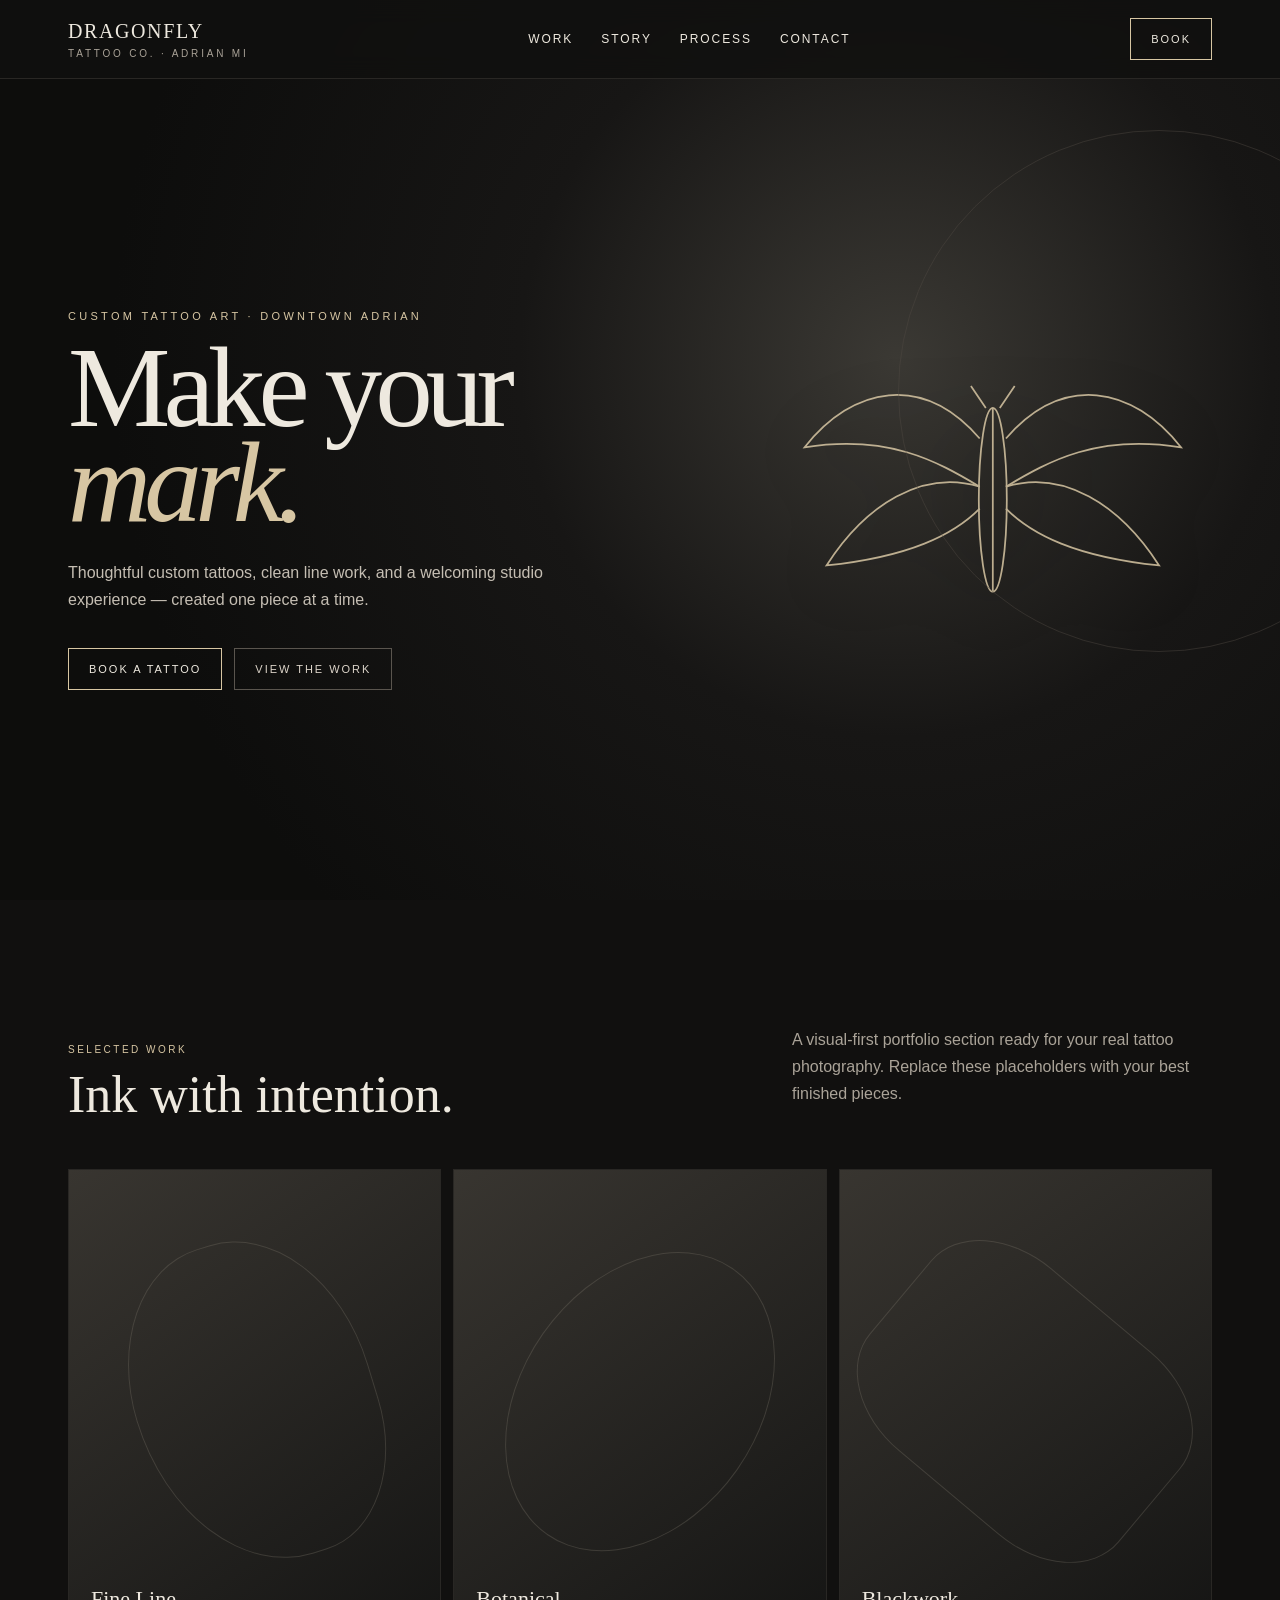
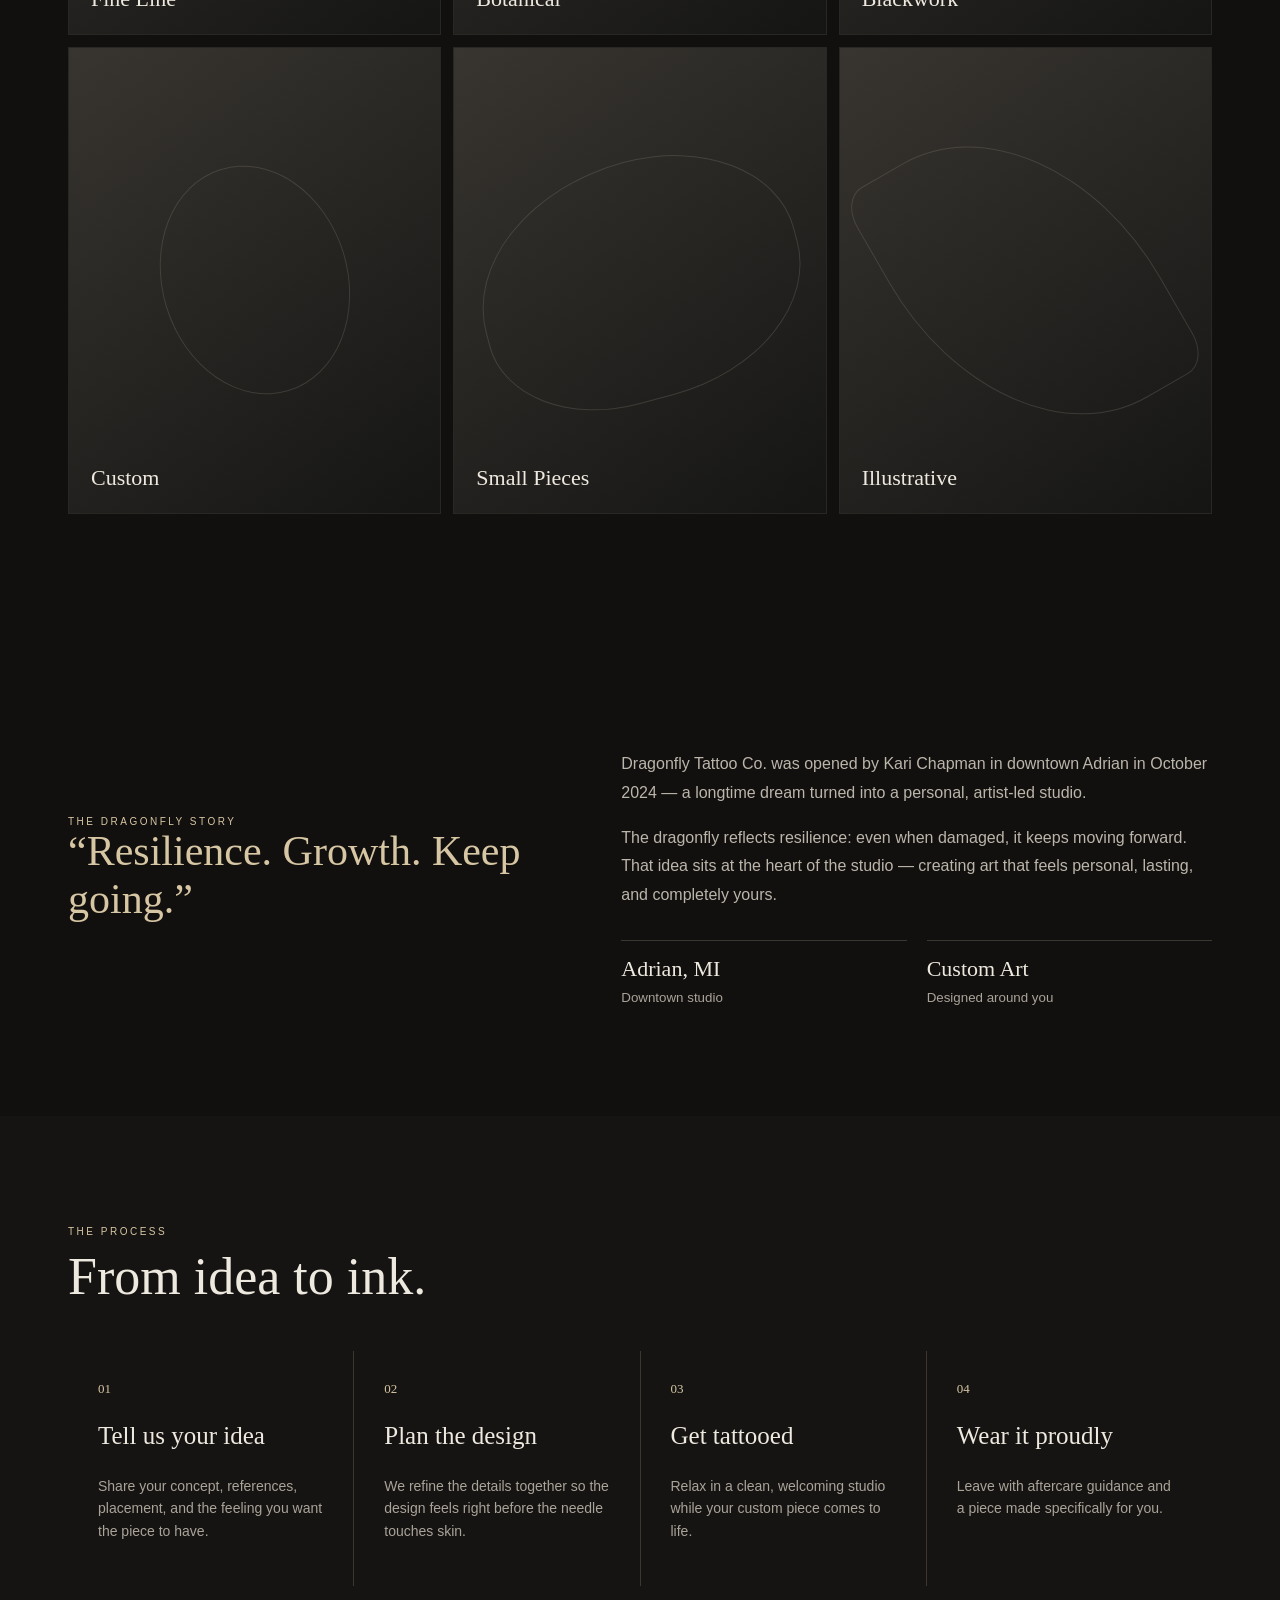
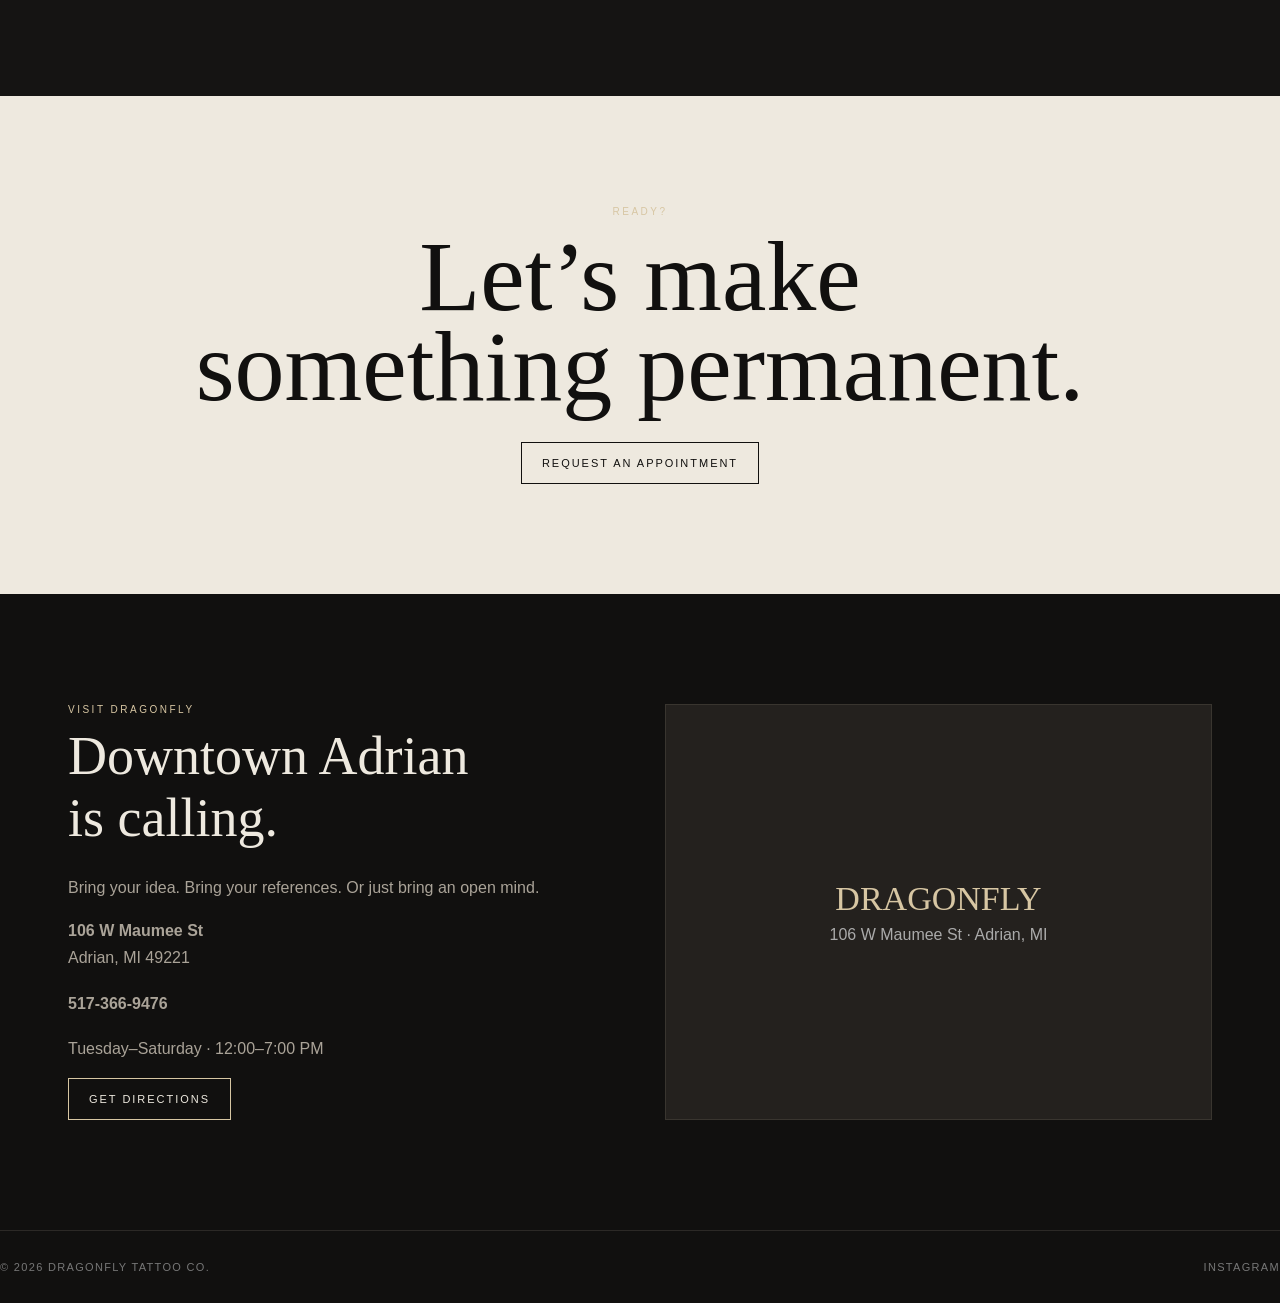
<file: index.html>
<!DOCTYPE html>
<html lang="en">
<head>
<meta charset="UTF-8">
<meta name="viewport" content="width=device-width, initial-scale=1.0">
<title>Dragonfly Tattoo Co. | Adrian, Michigan</title>
<meta name="description" content="Dragonfly Tattoo Co. — custom tattoo art in downtown Adrian, Michigan.">
<link rel="stylesheet" href="assets/css/style.css">

<script defer src="assets/js/main.js"></script>
</head>
<body>
<header><div class="wrap"><nav>
<a class="logo" href="#">DRAGONFLY<span>TATTOO CO. · ADRIAN MI</span></a>
<button class="menu-toggle" aria-label="Open menu" aria-expanded="false">Menu</button><div class="links"><a href="#work">Work</a><a href="#story">Story</a><a href="#process">Process</a><a href="#contact">Contact</a></div>
<a class="btn" href="#book">Book</a>
</nav></div></header>

<main>
<section class="hero"><div class="wrap hero-inner">
<div><div class="eyebrow">Custom tattoo art · Downtown Adrian</div>
<h1>Make your<br><em>mark.</em></h1>
<p class="lead">Thoughtful custom tattoos, clean line work, and a welcoming studio experience — created one piece at a time.</p>
<div class="actions"><a class="btn" href="#book">Book a Tattoo</a><a class="btn ghost" href="#work">View the Work</a></div></div>
<div class="dragonfly" aria-hidden="true">
<svg viewBox="0 0 500 500" fill="none" xmlns="http://www.w3.org/2000/svg">
<g stroke="#d7c6a3" stroke-width="2">
<ellipse cx="250" cy="250" rx="16" ry="105"/><path d="M250 145V355"/><path d="M235 180C170 105 90 120 35 190C130 175 185 205 235 235"/><path d="M265 180C330 105 410 120 465 190C370 175 315 205 265 235"/><path d="M235 235C170 215 105 255 60 325C155 315 205 290 235 260"/><path d="M265 235C330 215 395 255 440 325C345 315 295 290 265 260"/><path d="M242 145L225 120M258 145L275 120"/>
</g></svg></div>
</div></section>

<section id="work"><div class="wrap">
<div class="section-head"><div><div class="kicker">Selected work</div><h2>Ink with intention.</h2></div><p>A visual-first portfolio section ready for your real tattoo photography. Replace these placeholders with your best finished pieces.</p></div>
<div class="gallery">
<div class="tile"><span>Fine Line</span></div><div class="tile"><span>Botanical</span></div><div class="tile"><span>Blackwork</span></div><div class="tile"><span>Custom</span></div><div class="tile"><span>Small Pieces</span></div><div class="tile"><span>Illustrative</span></div>
</div></div></section>

<section id="story"><div class="wrap story">
<div><div class="kicker">The Dragonfly story</div><div class="quote">“Resilience. Growth. Keep going.”</div></div>
<div><p>Dragonfly Tattoo Co. was opened by Kari Chapman in downtown Adrian in October 2024 — a longtime dream turned into a personal, artist-led studio.</p><p>The dragonfly reflects resilience: even when damaged, it keeps moving forward. That idea sits at the heart of the studio — creating art that feels personal, lasting, and completely yours.</p>
<div class="facts"><div class="fact"><b>Adrian, MI</b><small>Downtown studio</small></div><div class="fact"><b>Custom Art</b><small>Designed around you</small></div></div></div>
</div></section>

<section id="process" class="process"><div class="wrap">
<div class="section-head"><div><div class="kicker">The process</div><h2>From idea to ink.</h2></div></div>
<div class="steps"><div class="step"><div class="num">01</div><h3>Tell us your idea</h3><p>Share your concept, references, placement, and the feeling you want the piece to have.</p></div>
<div class="step"><div class="num">02</div><h3>Plan the design</h3><p>We refine the details together so the design feels right before the needle touches skin.</p></div>
<div class="step"><div class="num">03</div><h3>Get tattooed</h3><p>Relax in a clean, welcoming studio while your custom piece comes to life.</p></div>
<div class="step"><div class="num">04</div><h3>Wear it proudly</h3><p>Leave with aftercare guidance and a piece made specifically for you.</p></div></div>
</div></section>

<section id="book" class="cta"><div class="wrap"><div class="kicker">Ready?</div><h2>Let’s make<br>something permanent.</h2><a class="btn" href="https://www.instagram.com/tattoosbykari/" target="_blank" rel="noopener">Request an Appointment</a></div></section>

<section id="contact"><div class="wrap contact">
<div><div class="kicker">Visit Dragonfly</div><h2>Downtown Adrian<br>is calling.</h2><p>Bring your idea. Bring your references. Or just bring an open mind.</p>
<ul><li><strong>106 W Maumee St</strong><br>Adrian, MI 49221</li><li style="margin-top:18px"><strong>517-366-9476</strong></li><li style="margin-top:18px">Tuesday–Saturday · 12:00–7:00 PM</li></ul>
<a class="btn" href="https://www.google.com/maps/search/?api=1&query=106+W+Maumee+St,+Adrian,+MI+49221" target="_blank" rel="noopener">Get Directions</a></div>
<div class="map"><div><div style="font:34px Georgia;color:#d7c6a3">DRAGONFLY</div><div style="margin-top:8px">106 W Maumee St · Adrian, MI</div></div></div>
</div></section>
</main>

<footer><div>© <span id="year">2026</span> Dragonfly Tattoo Co.</div><div><a href="https://www.instagram.com/tattoosbykari/" target="_blank">Instagram</a></div></footer>
</body></html>
</file>
<file: assets/css/style.css>
:root{--ink:#11100f;--paper:#eee9df;--muted:#aaa398;--accent:#d7c6a3;--line:#3b3834}
*{box-sizing:border-box}html{scroll-behavior:smooth}body{margin:0;background:var(--ink);color:var(--paper);font-family:Arial,Helvetica,sans-serif}a{color:inherit;text-decoration:none}.wrap{max-width:1200px;margin:auto;padding:0 28px}
header{position:fixed;z-index:10;top:0;left:0;right:0;background:rgba(17,16,15,.82);backdrop-filter:blur(12px);border-bottom:1px solid #292724}
nav{height:78px;display:flex;align-items:center;justify-content:space-between}.logo{font-family:Georgia,serif;font-size:20px;letter-spacing:.08em}.logo span{display:block;font:10px Arial;letter-spacing:.28em;color:var(--muted);margin-top:5px}
nav .links{display:flex;gap:28px;font-size:12px;text-transform:uppercase;letter-spacing:.16em}.btn{display:inline-block;border:1px solid var(--accent);padding:14px 20px;font-size:11px;letter-spacing:.18em;text-transform:uppercase;transition:.25s}.btn:hover{background:var(--accent);color:var(--ink)}
.hero{min-height:100vh;display:grid;place-items:center;position:relative;overflow:hidden;background:radial-gradient(circle at 70% 40%,#3b3934 0,#171615 36%,#0d0d0c 75%)}
.hero:after{content:"";position:absolute;width:520px;height:520px;border:1px solid #514b43;border-radius:50%;right:-140px;top:130px;opacity:.45}
.hero-inner{width:100%;padding-top:100px;display:grid;grid-template-columns:1.2fr .8fr;gap:50px;align-items:center}.eyebrow{font-size:11px;letter-spacing:.3em;color:var(--accent);text-transform:uppercase}
h1{font:clamp(62px,9vw,128px)/.82 Georgia,serif;font-weight:400;margin:18px 0 30px;letter-spacing:-.06em}h1 em{font-style:italic;color:var(--accent)}
.lead{max-width:520px;color:#c5beb3;line-height:1.7;font-size:16px}.actions{display:flex;gap:12px;margin-top:34px}.ghost{border-color:#5a554e;color:#ddd5ca}
.dragonfly{height:470px;display:grid;place-items:center;position:relative}.dragonfly svg{width:min(100%,460px);opacity:.85;filter:drop-shadow(0 15px 35px #000)}
section{padding:110px 0}.section-head{display:flex;justify-content:space-between;gap:30px;align-items:end;margin-bottom:45px}.kicker{color:var(--accent);font-size:10px;letter-spacing:.25em;text-transform:uppercase}.section-head h2{font:52px Georgia,serif;font-weight:400;margin:10px 0 0}.section-head p{max-width:420px;color:var(--muted);line-height:1.7}
.gallery{display:grid;grid-template-columns:repeat(3,1fr);gap:12px}.tile{aspect-ratio:1/1.25;background:linear-gradient(145deg,#383530,#151514);border:1px solid #292724;display:flex;align-items:end;padding:22px;position:relative;overflow:hidden}.tile:before{content:"";position:absolute;inset:15% 18%;border:1px solid #777066;border-radius:48% 52% 42% 58%;transform:rotate(-17deg);opacity:.35}.tile:nth-child(2):before{transform:rotate(35deg);border-radius:50%}.tile:nth-child(3):before{transform:rotate(-50deg);border-radius:30%}.tile:nth-child(4):before{inset:25%;border-radius:50%;}.tile:nth-child(5):before{transform:rotate(75deg)}.tile:nth-child(6):before{border-radius:10% 70%;transform:rotate(-30deg)}.tile span{position:relative;z-index:1;font:22px Georgia,serif}
.story{display:grid;grid-template-columns:.9fr 1.1fr;gap:70px;align-items:center}.quote{font:42px/1.15 Georgia,serif;color:var(--accent)}.story p{color:#bcb5aa;line-height:1.8}.facts{margin-top:30px;display:grid;grid-template-columns:1fr 1fr;gap:20px}.fact{border-top:1px solid var(--line);padding-top:15px}.fact b{display:block;font:22px Georgia,serif;margin-bottom:6px}.fact small{color:var(--muted)}
.process{background:#151413}.steps{display:grid;grid-template-columns:repeat(4,1fr);gap:1px;background:var(--line)}.step{background:#151413;padding:30px;min-height:190px}.num{font:13px Georgia;color:var(--accent)}.step h3{font:25px Georgia;font-weight:400}.step p{color:var(--muted);line-height:1.6;font-size:14px}
.cta{background:var(--paper);color:var(--ink);text-align:center}.cta h2{font:clamp(55px,8vw,100px);font:clamp(55px,8vw,100px) Georgia,serif;font-weight:400;line-height:.9;margin:15px 0 30px}.cta .btn{border-color:var(--ink)}.cta .btn:hover{background:var(--ink);color:var(--paper)}
.contact{display:grid;grid-template-columns:1fr 1fr;gap:50px}.contact h2{font:54px Georgia,serif;font-weight:400;margin:10px 0 25px}.contact p,.contact li{color:var(--muted);line-height:1.7}.contact ul{padding:0;list-style:none}.map{min-height:340px;background:#24211e;border:1px solid #39352f;display:grid;place-items:center;text-align:center;color:#aaa}
footer{border-top:1px solid #2c2926;padding:30px 0;color:#777;display:flex;justify-content:space-between;font-size:11px;letter-spacing:.12em;text-transform:uppercase}
@media(max-width:800px){nav .links{display:none}.hero-inner,.story,.contact{grid-template-columns:1fr}.dragonfly{height:280px}.gallery{grid-template-columns:1fr 1fr}.steps{grid-template-columns:1fr 1fr}.section-head{display:block}.section-head p{margin-top:20px}.hero{min-height:900px}}
@media(max-width:520px){.wrap{padding:0 20px}h1{font-size:68px}.gallery,.steps{grid-template-columns:1fr}.actions{flex-direction:column}.btn{text-align:center}section{padding:80px 0}}
.menu-toggle{display:none;background:none;color:var(--paper);border:1px solid #5a554e;padding:10px 13px;font-size:10px;letter-spacing:.15em;text-transform:uppercase}
@media(max-width:800px){
  .menu-toggle{display:block}
  nav{position:relative}
  nav .links{display:none;position:absolute;right:0;top:68px;background:#151413;border:1px solid #38342f;padding:18px;flex-direction:column;min-width:180px}
  nav .links.open{display:flex}
}
</file>
